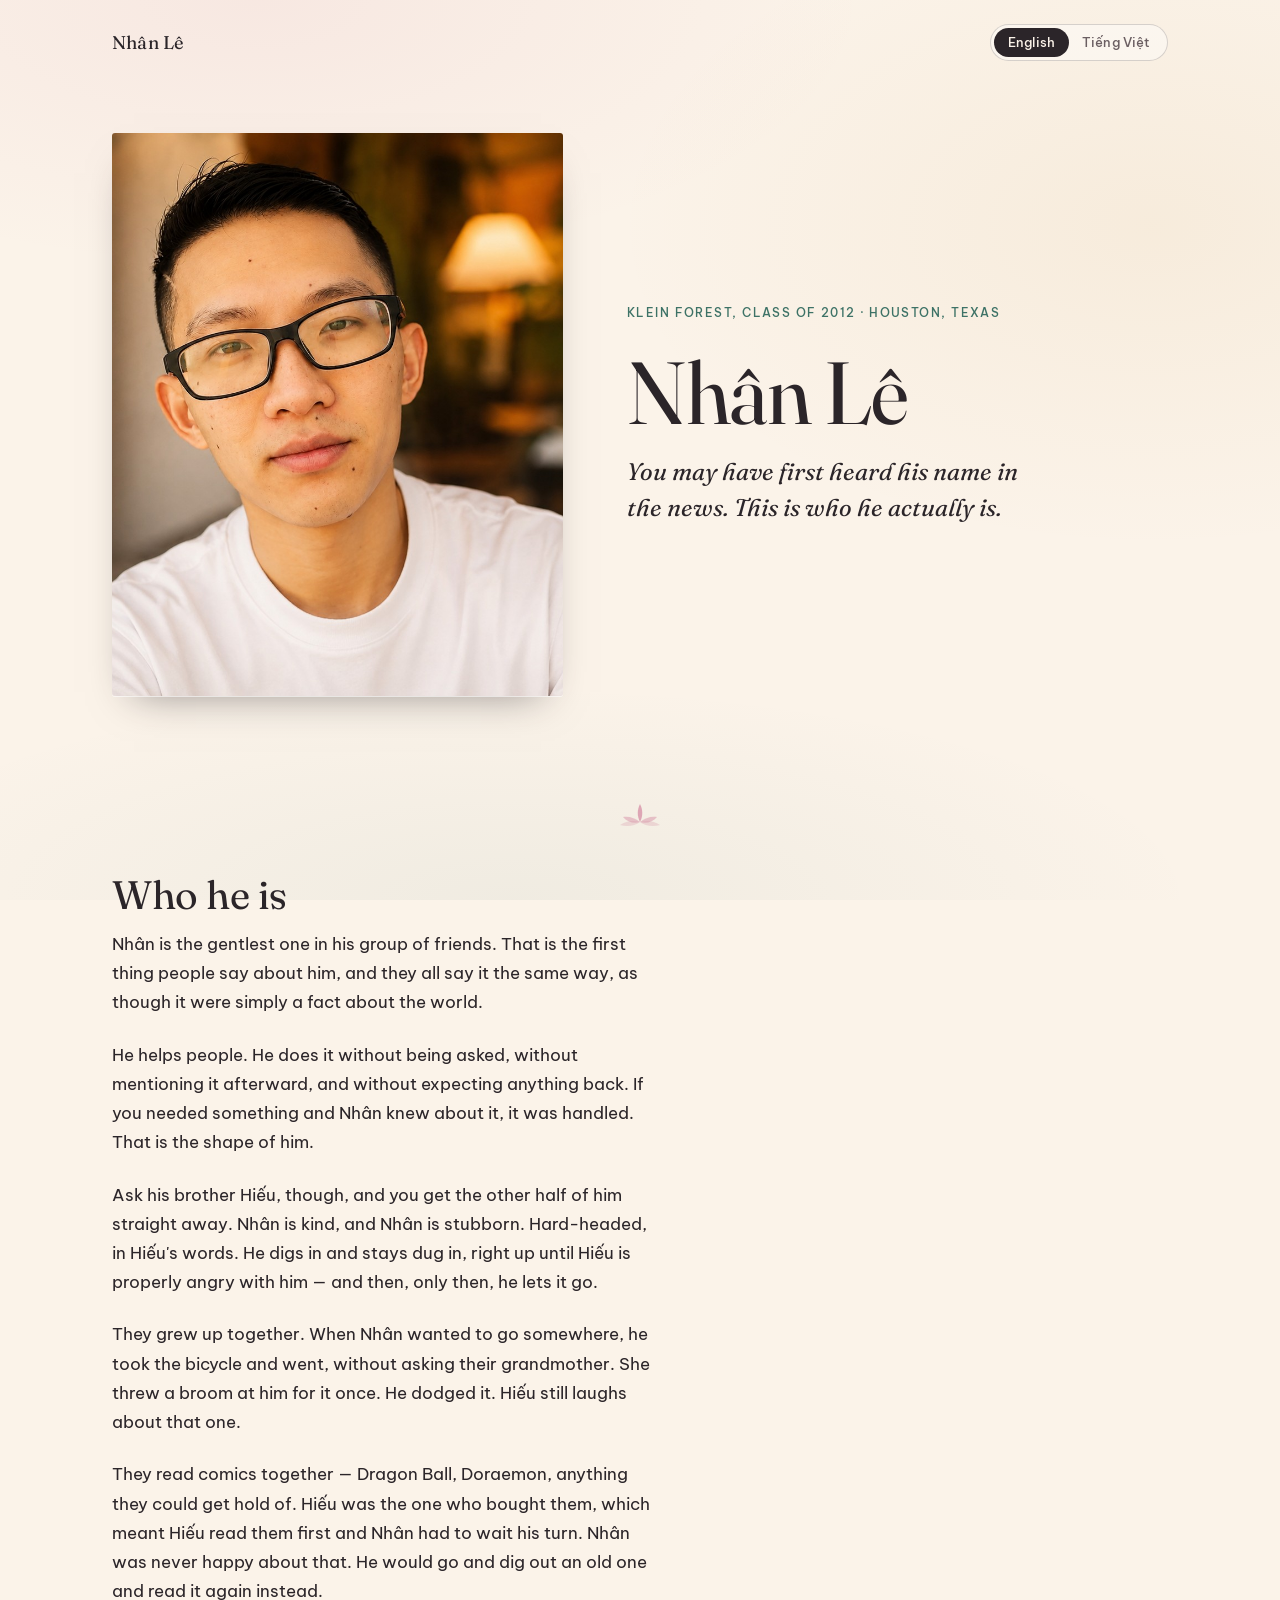
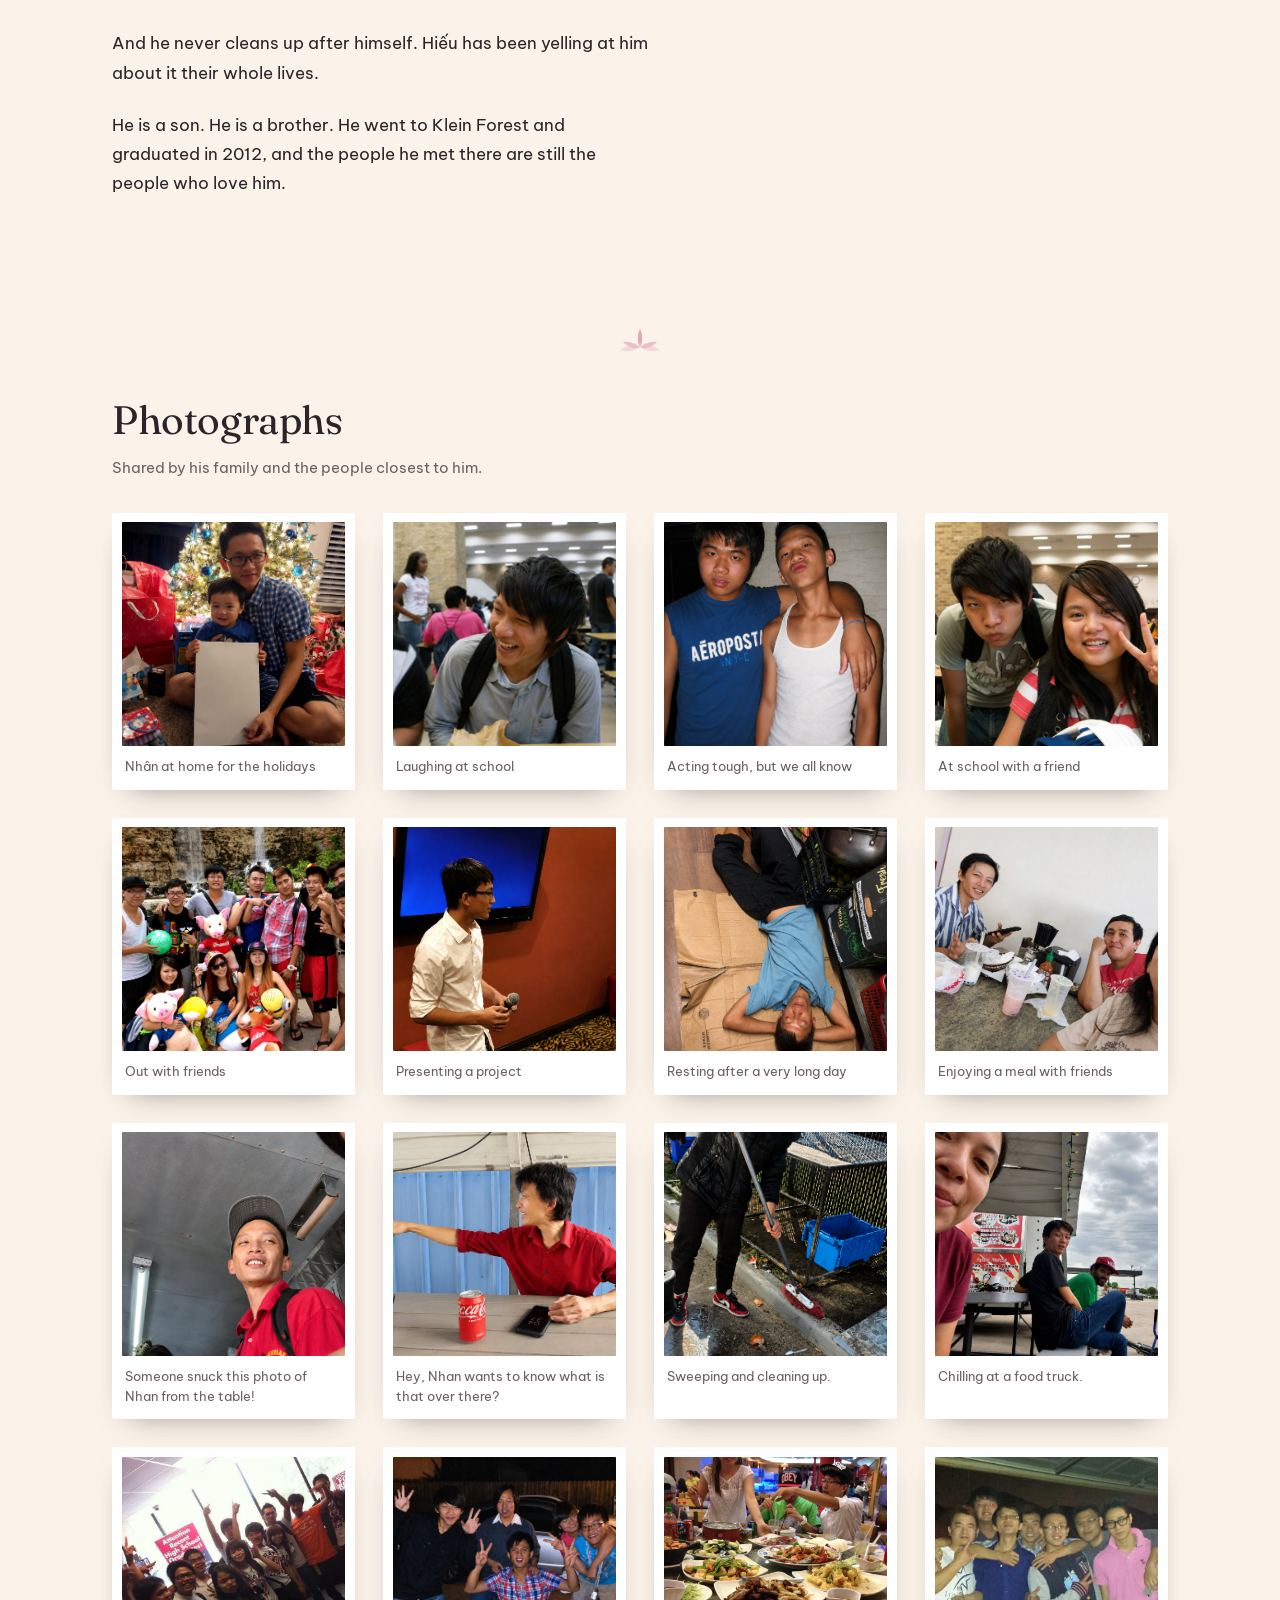
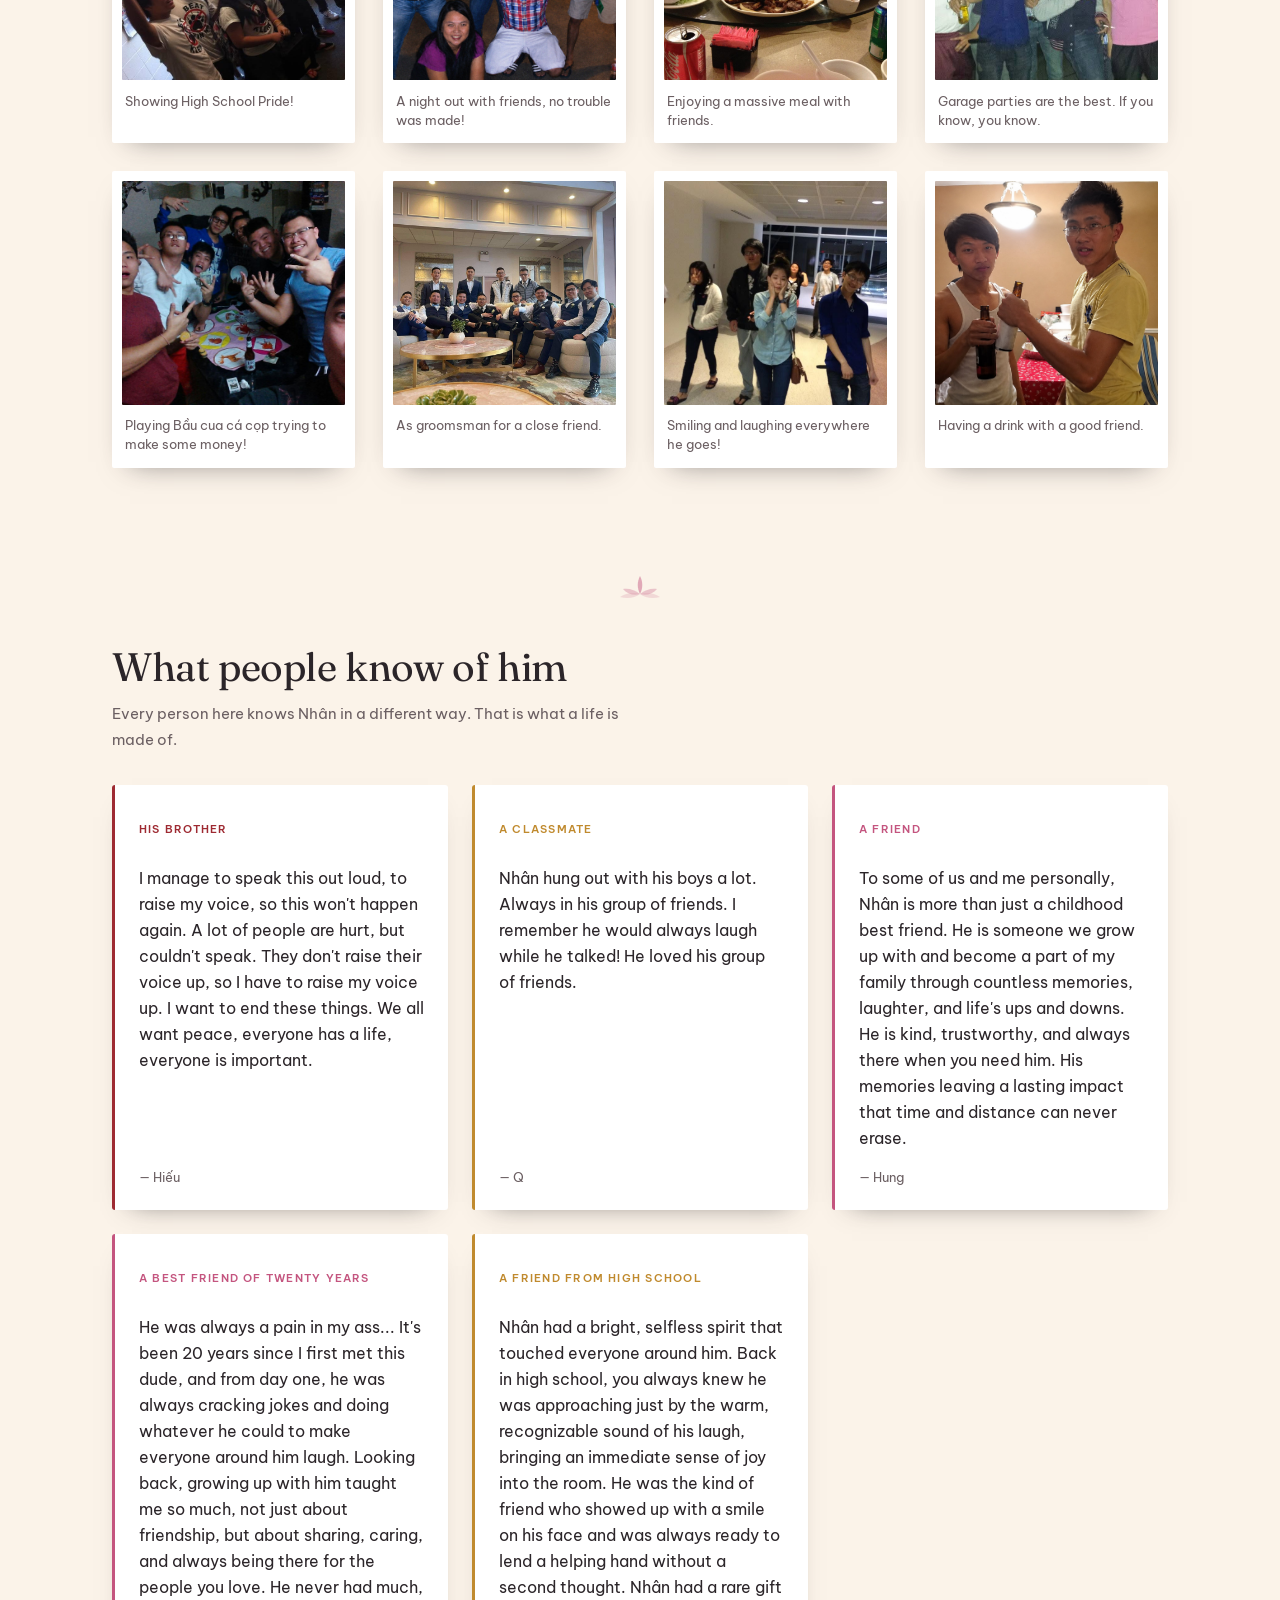
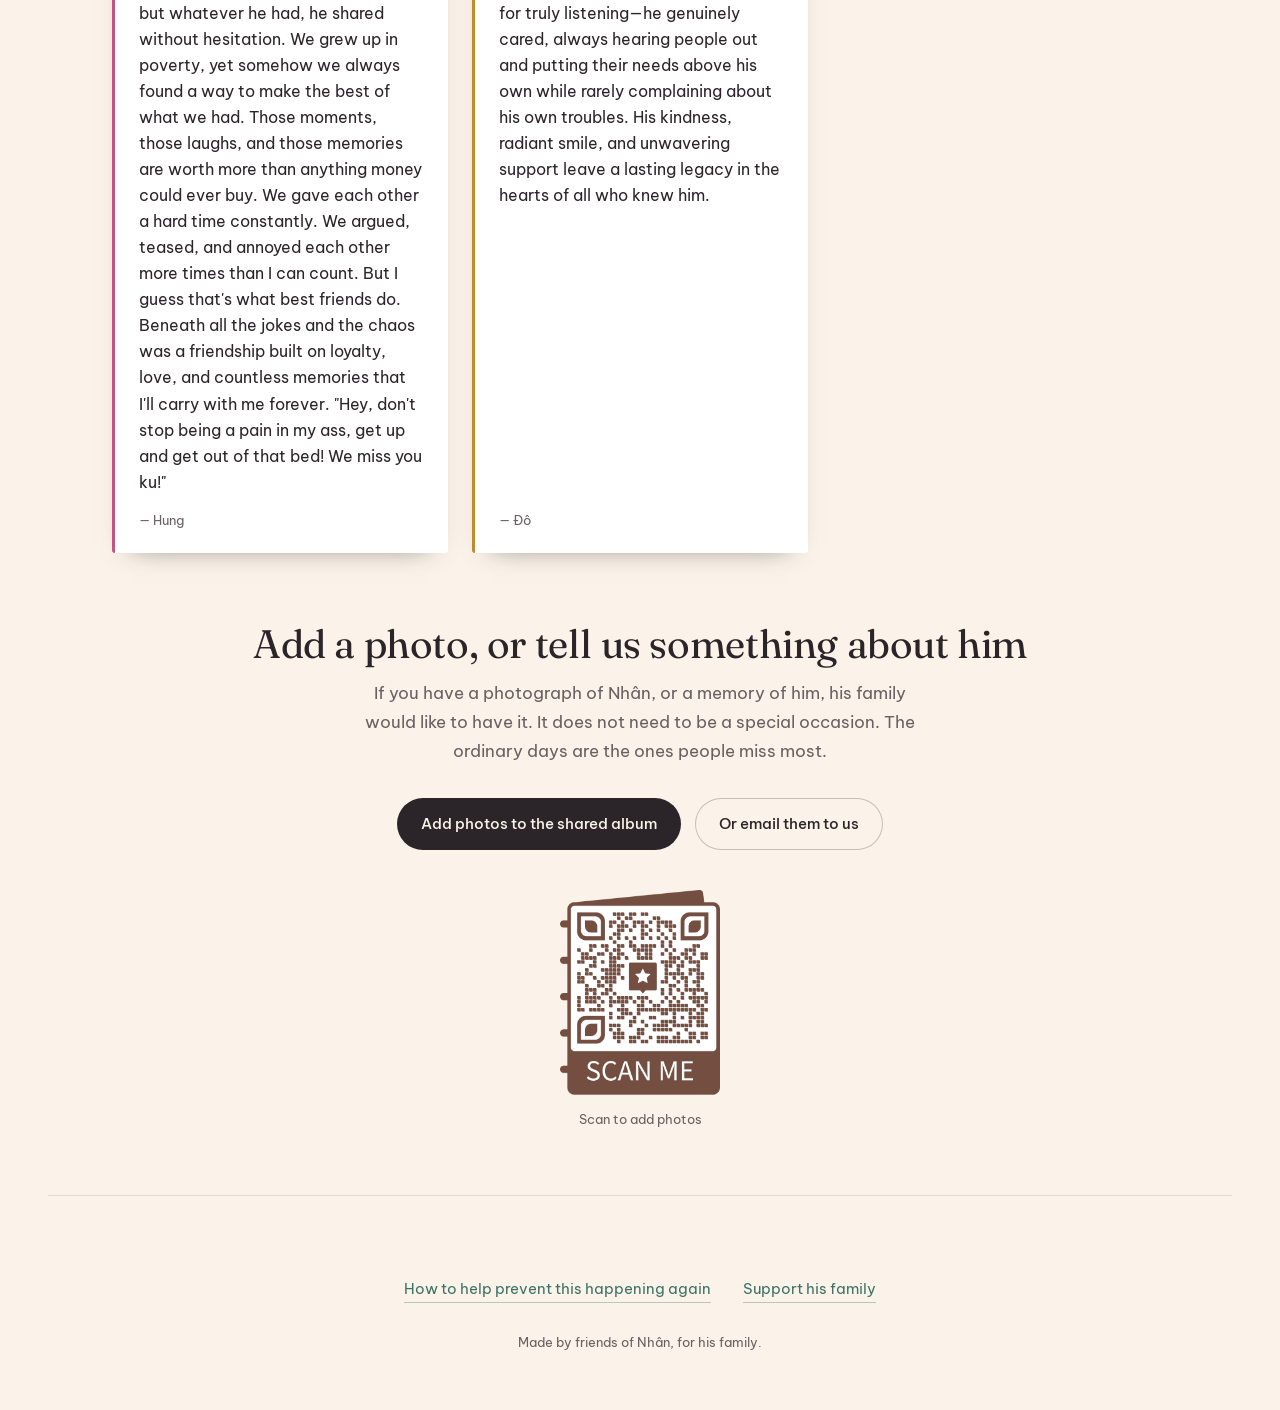
<file: index.html>
<!DOCTYPE html>
<html lang="en" data-lang="en">
<head>
<meta charset="UTF-8">
<meta name="viewport" content="width=device-width, initial-scale=1.0">

<!-- ==========================================================================
     PAGE TITLE AND PREVIEW TEXT
     --------------------------------------------------------------------------
     This is what shows in a browser tab, and what appears when someone
     shares a link to this page on Facebook or in a text message.
     Edit the text between the quote marks. Leave the rest alone.
     ========================================================================== -->

<title>Meet Nhân Lê</title>
<meta name="description" content="Nhân Lê is a son, a brother, and a friend. This is a place to meet him, and to share what you know of him.">
<meta property="og:title" content="Meet Nhân Lê">
<meta property="og:description" content="You may have first heard his name in the news. This is who he actually is.">
<meta property="og:type" content="website">

<!-- Replace the line below with the full web address of the portrait photo
     once the site is live, e.g. https://yourname.github.io/nhan/assets/photos/portrait.jpg
     This controls the picture Facebook shows when someone shares the link. -->
<meta property="og:image" content="assets/photos/portrait.jpg">

<link rel="preconnect" href="https://fonts.googleapis.com">
<link rel="preconnect" href="https://fonts.gstatic.com" crossorigin>
<link href="https://fonts.googleapis.com/css2?family=Be+Vietnam+Pro:ital,wght@0,300;0,400;0,500;0,600;1,400&family=Fraunces:ital,opsz,wght@0,9..144,400;0,9..144,500;1,9..144,400&display=swap" rel="stylesheet">
<link rel="stylesheet" href="assets/styles.css">
</head>

<body>

<!-- ==========================================================================
     SKIP LINK — for people using a screen reader or keyboard only.
     Invisible until tabbed to. Please leave it here.
     ========================================================================== -->
<a class="skip-link" href="#main" data-lang-en>Skip to content</a>
<a class="skip-link" href="#main" lang="vi" data-lang-vi>Bỏ qua, vào nội dung chính</a>


<!-- ==========================================================================
     HEADER — his name, and the language switch
     ========================================================================== -->
<header class="site-header">
  <a class="site-mark" href="index.html">Nhân Lê</a>

  <!-- LANGUAGE SWITCH
       Do not edit these buttons. They turn the whole site between
       English and Vietnamese. -->
  <div class="lang-switch" role="group" aria-label="Language / Ngôn ngữ">
    <button type="button" class="lang-btn" data-set-lang="en">English</button>
    <button type="button" class="lang-btn" data-set-lang="vi" lang="vi">Tiếng Việt</button>
  </div>
</header>


<main id="main">

<!-- ==========================================================================
     SECTION 1 — THE OPENING
     --------------------------------------------------------------------------
     HOW THE TWO LANGUAGES WORK, EVERYWHERE ON THIS SITE:

       Every piece of writing appears twice, one right after the other.
         - the line marked  data-lang-en  is the English
         - the line marked  data-lang-vi  is the Vietnamese

       Only one is ever visible at a time. The site hides the other.

       To change the wording, edit BOTH lines so they keep saying the
       same thing. If you only speak one of the two languages, edit the
       one you know and ask someone to match the other.

     PUTTING THE PHOTO IN:
       Save his portrait as   assets/photos/portrait.jpg
       and it will appear here automatically. Nothing else to change.
     ========================================================================== -->

<section class="opening">
  <div class="opening-portrait">
    <img src="assets/photos/portrait.jpg" alt="Nhân Lê" onerror="this.closest('.opening-portrait').classList.add('is-empty')">
    <!-- If the photo file is missing, this note shows instead so the page
         never looks broken. It disappears on its own once the photo exists. -->
    <p class="portrait-missing">
      <span data-lang-en>Add his portrait as <code>assets/photos/portrait.jpg</code></span>
      <span lang="vi" data-lang-vi>Thêm ảnh chân dung vào <code>assets/photos/portrait.jpg</code></span>
    </p>
  </div>

  <div class="opening-words">
    <p class="eyebrow">
      <span data-lang-en>Klein Forest, Class of 2012 &middot; Houston, Texas</span>
      <span lang="vi" data-lang-vi>Trung học Klein Forest, khóa 2012 &middot; Houston, Texas</span>
    </p>

    <h1 class="display">Nhân Lê</h1>

    <p class="lede" data-lang-en>You may have first heard his name in the news. This is who he actually is.</p>
    <p class="lede" lang="vi" data-lang-vi>Có thể quý vị biết đến tên anh lần đầu qua một bản tin. Nhưng đây mới là con người thật của anh.</p>
  </div>
</section>


<!-- Lotus divider. It repeats between sections. Purely visual. -->
<div class="divider" aria-hidden="true">
  <svg viewBox="0 0 120 28" width="120" height="28" fill="none">
    <path d="M60 4c-3 6-3 12 0 18 3-6 3-12 0-18Z" fill="currentColor" opacity=".85"/>
    <path d="M60 22c-5-4-11-6-17-5 4 5 11 7 17 5Z" fill="currentColor" opacity=".55"/>
    <path d="M60 22c5-4 11-6 17-5-4 5-11 7-17 5Z" fill="currentColor" opacity=".55"/>
    <path d="M60 22c-7-2-14-1-20 3 7 2 15 1 20-3Z" fill="currentColor" opacity=".3"/>
    <path d="M60 22c7-2 14-1 20 3-7 2-15 1-20-3Z" fill="currentColor" opacity=".3"/>
  </svg>
</div>


<!-- ==========================================================================
     SECTION 2 — WHO HE IS
     --------------------------------------------------------------------------
     THIS IS THE MOST IMPORTANT SECTION ON THE SITE, AND THE ONE THAT
     SHOULD BE WRITTEN BY HIS FAMILY, NOT BY US.

     What is written below is a starting point only, drawn from what his
     friends have already said publicly. Please replace it with the
     family's own words as soon as they are ready to give them.

     Keep it in the present tense. He is, not he was.
     ========================================================================== -->

<section class="panel">
  <h2 class="section-title">
    <span data-lang-en>Who he is</span>
    <span lang="vi" data-lang-vi>Anh là ai</span>
  </h2>

  <div class="prose">
    <p data-lang-en>Nhân is the gentlest one in his group of friends. That is the first thing people say about him, and they all say it the same way, as though it were simply a fact about the world.</p>
    <p lang="vi" data-lang-vi>Trong nhóm bạn của mình, Nhân là người hiền lành nhất. Đó là điều đầu tiên ai cũng nói về anh, và ai cũng nói giống hệt nhau, như thể đó là một điều hiển nhiên.</p>

    <p data-lang-en>He helps people. He does it without being asked, without mentioning it afterward, and without expecting anything back. If you needed something and Nhân knew about it, it was handled. That is the shape of him.</p>
    <p lang="vi" data-lang-vi>Anh giúp người khác. Giúp mà không cần ai nhờ, giúp xong rồi thôi, không bao giờ kể công, không bao giờ mong nhận lại điều gì. Ai cần gì mà Nhân biết được, là anh lo liền. Con người anh là như vậy.</p>

    <!-- ======================================================================
         EVERYTHING BELOW THIS LINE COMES FROM HIẾU, NHÂN'S BROTHER.
         It is his account of growing up with him. Please do not change the
         substance of it without asking him. If he sends more, add it here.
         ====================================================================== -->

    <p data-lang-en>Ask his brother Hiếu, though, and you get the other half of him straight away. Nhân is kind, and Nhân is stubborn. Hard-headed, in Hiếu's words. He digs in and stays dug in, right up until Hiếu is properly angry with him — and then, only then, he lets it go.</p>
    <p lang="vi" data-lang-vi>Nhưng nếu hỏi anh Hiếu, anh trai của Nhân, thì anh sẽ kể ngay cho nghe nửa còn lại của con người ấy. Nhân hiền, mà Nhân cũng lì. Cứng đầu, theo đúng chữ anh Hiếu dùng. Nhân đã không chịu là nhất định không chịu, cho tới khi anh Hiếu thật sự nổi giận — và chỉ đến lúc đó, Nhân mới chịu thôi.</p>

    <p data-lang-en>They grew up together. When Nhân wanted to go somewhere, he took the bicycle and went, without asking their grandmother. She threw a broom at him for it once. He dodged it. Hiếu still laughs about that one.</p>
    <p lang="vi" data-lang-vi>Hai anh em lớn lên bên nhau. Hễ muốn đi đâu là Nhân lấy xe đạp đi luôn, chẳng thèm xin phép bà. Có lần bà giận quá, ném cả cây chổi theo. Vậy mà Nhân né được. Tới giờ anh Hiếu kể lại vẫn còn buồn cười.</p>

    <p data-lang-en>They read comics together — Dragon Ball, Doraemon, anything they could get hold of. Hiếu was the one who bought them, which meant Hiếu read them first and Nhân had to wait his turn. Nhân was never happy about that. He would go and dig out an old one and read it again instead.</p>
    <p lang="vi" data-lang-vi>Hai anh em cùng đọc truyện tranh — Bảy Viên Ngọc Rồng, Đôrêmon, vớ được cuốn nào là đọc cuốn đó. Truyện là anh Hiếu bỏ tiền ra mua, nên anh Hiếu được đọc trước, Nhân phải chờ tới lượt. Lần nào Nhân cũng ấm ức. Rồi lại đi lôi mấy cuốn cũ ra đọc lại.</p>

    <p data-lang-en>And he never cleans up after himself. Hiếu has been yelling at him about it their whole lives.</p>
    <p lang="vi" data-lang-vi>Còn cái tật thì bày ra rồi chẳng bao giờ chịu dọn. Chuyện đó anh Hiếu la Nhân suốt từ nhỏ tới giờ.</p>

    <p data-lang-en>He is a son. He is a brother. He went to Klein Forest and graduated in 2012, and the people he met there are still the people who love him.</p>
    <p lang="vi" data-lang-vi>Anh là một người con. Anh là một người em. Anh học ở trường Klein Forest và tốt nghiệp năm 2012, và những người anh quen từ dạo ấy đến giờ vẫn là những người thương anh nhất.</p>

    <!-- ADD MORE HERE.
         Good things still to ask his family and friends for:
           - what he does for work, and what he is like at it
           - the food he makes, or always orders
           - what he is like as a son
           - what his friends always ring him about
         One specific detail is worth more than a paragraph of praise.
         The broom story is worth more than any of it. -->
  </div>
</section>


<div class="divider" aria-hidden="true">
  <svg viewBox="0 0 120 28" width="120" height="28" fill="none">
    <path d="M60 4c-3 6-3 12 0 18 3-6 3-12 0-18Z" fill="currentColor" opacity=".85"/>
    <path d="M60 22c-5-4-11-6-17-5 4 5 11 7 17 5Z" fill="currentColor" opacity=".55"/>
    <path d="M60 22c5-4 11-6 17-5-4 5-11 7-17 5Z" fill="currentColor" opacity=".55"/>
    <path d="M60 22c-7-2-14-1-20 3 7 2 15 1 20-3Z" fill="currentColor" opacity=".3"/>
    <path d="M60 22c7-2 14-1 20 3-7 2-15 1-20-3Z" fill="currentColor" opacity=".3"/>
  </svg>
</div>


<!-- ==========================================================================
     SECTION 3 — THE PHOTO WALL
     --------------------------------------------------------------------------
     You do not edit photos here. You edit them in ONE file:

         assets/photos.js

     Open that file and follow the instructions at the top. This section
     fills itself in from whatever is in that file.
     ========================================================================== -->

<section class="panel">
  <h2 class="section-title">
    <span data-lang-en>Photographs</span>
    <span lang="vi" data-lang-vi>Hình ảnh</span>
  </h2>

  <p class="section-note" data-lang-en>Shared by his family and the people closest to him.</p>
  <p class="section-note" lang="vi" data-lang-vi>Do gia đình và những người thân thiết nhất của anh chia sẻ.</p>

  <!-- The photo wall builds itself here. Do not type anything inside this div. -->
  <div class="photo-wall" id="photo-wall"></div>
</section>


<div class="divider" aria-hidden="true">
  <svg viewBox="0 0 120 28" width="120" height="28" fill="none">
    <path d="M60 4c-3 6-3 12 0 18 3-6 3-12 0-18Z" fill="currentColor" opacity=".85"/>
    <path d="M60 22c-5-4-11-6-17-5 4 5 11 7 17 5Z" fill="currentColor" opacity=".55"/>
    <path d="M60 22c5-4 11-6 17-5-4 5-11 7-17 5Z" fill="currentColor" opacity=".55"/>
    <path d="M60 22c-7-2-14-1-20 3 7 2 15 1 20-3Z" fill="currentColor" opacity=".3"/>
    <path d="M60 22c7-2 14-1 20 3-7 2-15 1-20-3Z" fill="currentColor" opacity=".3"/>
  </svg>
</div>


<!-- ==========================================================================
     SECTION 4 — MEMORIES
     --------------------------------------------------------------------------
     Same idea as the photos. You do not edit memories here.
     You edit them in ONE file:

         assets/memories.js

     Each memory is labelled by how that person knows Nhân, because that
     is the whole point of this page.
     ========================================================================== -->

<section class="panel">
  <h2 class="section-title">
    <span data-lang-en>What people know of him</span>
    <span lang="vi" data-lang-vi>Những điều mọi người biết về anh</span>
  </h2>

  <p class="section-note" data-lang-en>Every person here knows Nhân in a different way. That is what a life is made of.</p>
  <p class="section-note" lang="vi" data-lang-vi>Mỗi người ở đây quen biết Nhân theo một cách khác nhau. Một cuộc đời được làm nên từ chính những điều đó.</p>

  <!-- The memory wall builds itself here. Do not type anything inside this div. -->
  <div class="memory-wall" id="memory-wall"></div>
</section>


<!-- ==========================================================================
     SECTION 5 — HOW TO ADD SOMETHING
     --------------------------------------------------------------------------
     >>> YOU MUST EDIT THIS SECTION BEFORE SHARING THE SITE. <<<

     Right now the two buttons below do nothing. Replace the # in each
     href="#" with a real web address:

       1. PHOTO ALBUM LINK
          Make a shared album in Google Photos, set it so anyone with the
          link can ADD photos, then paste that link in.

       2. EMAIL ADDRESS
          Replace the whole href with:  mailto:youraddress@example.com
          and put the same address in the visible text too.

     A QR CODE (optional but very useful at a gathering or a service):
       Once the album link exists, generate a free QR code for it, save
       the image as   assets/photos/qr-album.png   and it will appear
       automatically in the box below.
     ========================================================================== -->

<section class="panel invite">
  <h2 class="section-title">
    <span data-lang-en>Add a photo, or tell us something about him</span>
    <span lang="vi" data-lang-vi>Gửi một tấm hình, hoặc kể cho chúng tôi nghe về anh</span>
  </h2>

  <p class="prose-center" data-lang-en>If you have a photograph of Nhân, or a memory of him, his family would like to have it. It does not need to be a special occasion. The ordinary days are the ones people miss most.</p>
  <p class="prose-center" lang="vi" data-lang-vi>Nếu quý vị có một tấm hình chụp cùng Nhân, hay một kỷ niệm về anh, gia đình rất mong được nhận. Không cần phải là dịp gì đặc biệt. Chính những ngày bình thường nhất mới là điều người ta nhớ nhất.</p>

  <div class="invite-actions">
    <a class="button" href="#">
      <span data-lang-en>Add photos to the shared album</span>
      <span lang="vi" data-lang-vi>Gửi hình vào album chung</span>
    </a>
    <a class="button button-quiet" href="#">
      <span data-lang-en>Or email them to us</span>
      <span lang="vi" data-lang-vi>Hoặc gửi qua email cho chúng tôi</span>
    </a>
  </div>

  <div class="qr" id="qr-box">
    <img src="assets/photos/qr-album.png" alt="" onerror="document.getElementById('qr-box').remove()">
    <p class="qr-caption">
      <span data-lang-en>Scan to add photos</span>
      <span lang="vi" data-lang-vi>Quét mã để gửi hình</span>
    </p>
  </div>
</section>

</main>


<!-- ==========================================================================
     FOOTER
     --------------------------------------------------------------------------
     The link to the fundraiser and the link to the action page live here,
     quietly, on purpose. This page is about Nhân. Everything else is one
     step away, for people who want it.

     >>> REPLACE the fundraiser web address below if it ever changes. <<<
     ========================================================================== -->

<footer class="site-footer">
  <div class="footer-links">
    <a href="action.html">
      <span data-lang-en>How to help prevent this happening again</span>
      <span lang="vi" data-lang-vi>Làm gì để chuyện này đừng tái diễn</span>
    </a>
    <a href="https://gofund.me/b8721de58" rel="noopener">
      <span data-lang-en>Support his family</span>
      <span lang="vi" data-lang-vi>Giúp đỡ gia đình anh</span>
    </a>
  </div>

  <p class="footer-note" data-lang-en>Made by friends of Nhân, for his family.</p>
  <p class="footer-note" lang="vi" data-lang-vi>Được thực hiện bởi bạn bè của Nhân, dành cho gia đình anh.</p>
</footer>


<!-- The order of these three files matters. Leave it as it is. -->
<script src="assets/photos.js"></script>
<script src="assets/memories.js"></script>
<script src="assets/site.js"></script>

</body>
</html>
</file>
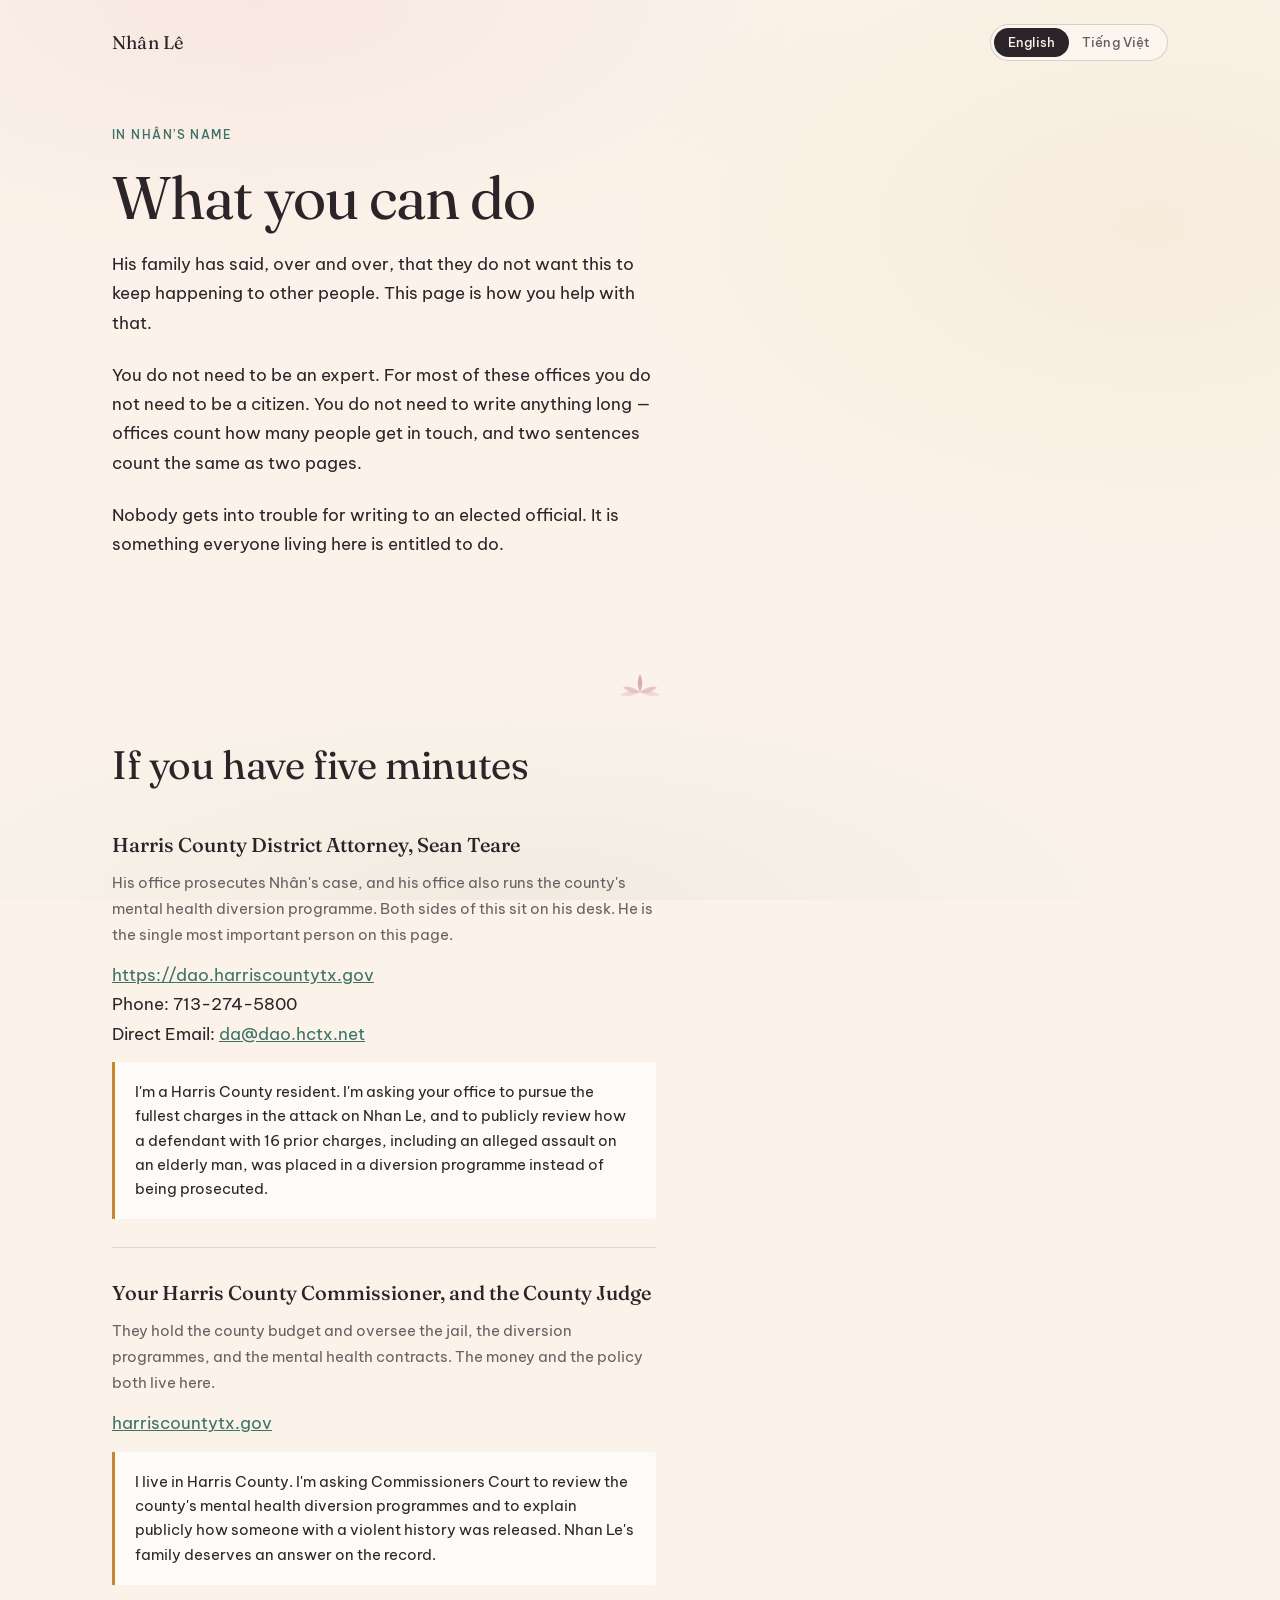
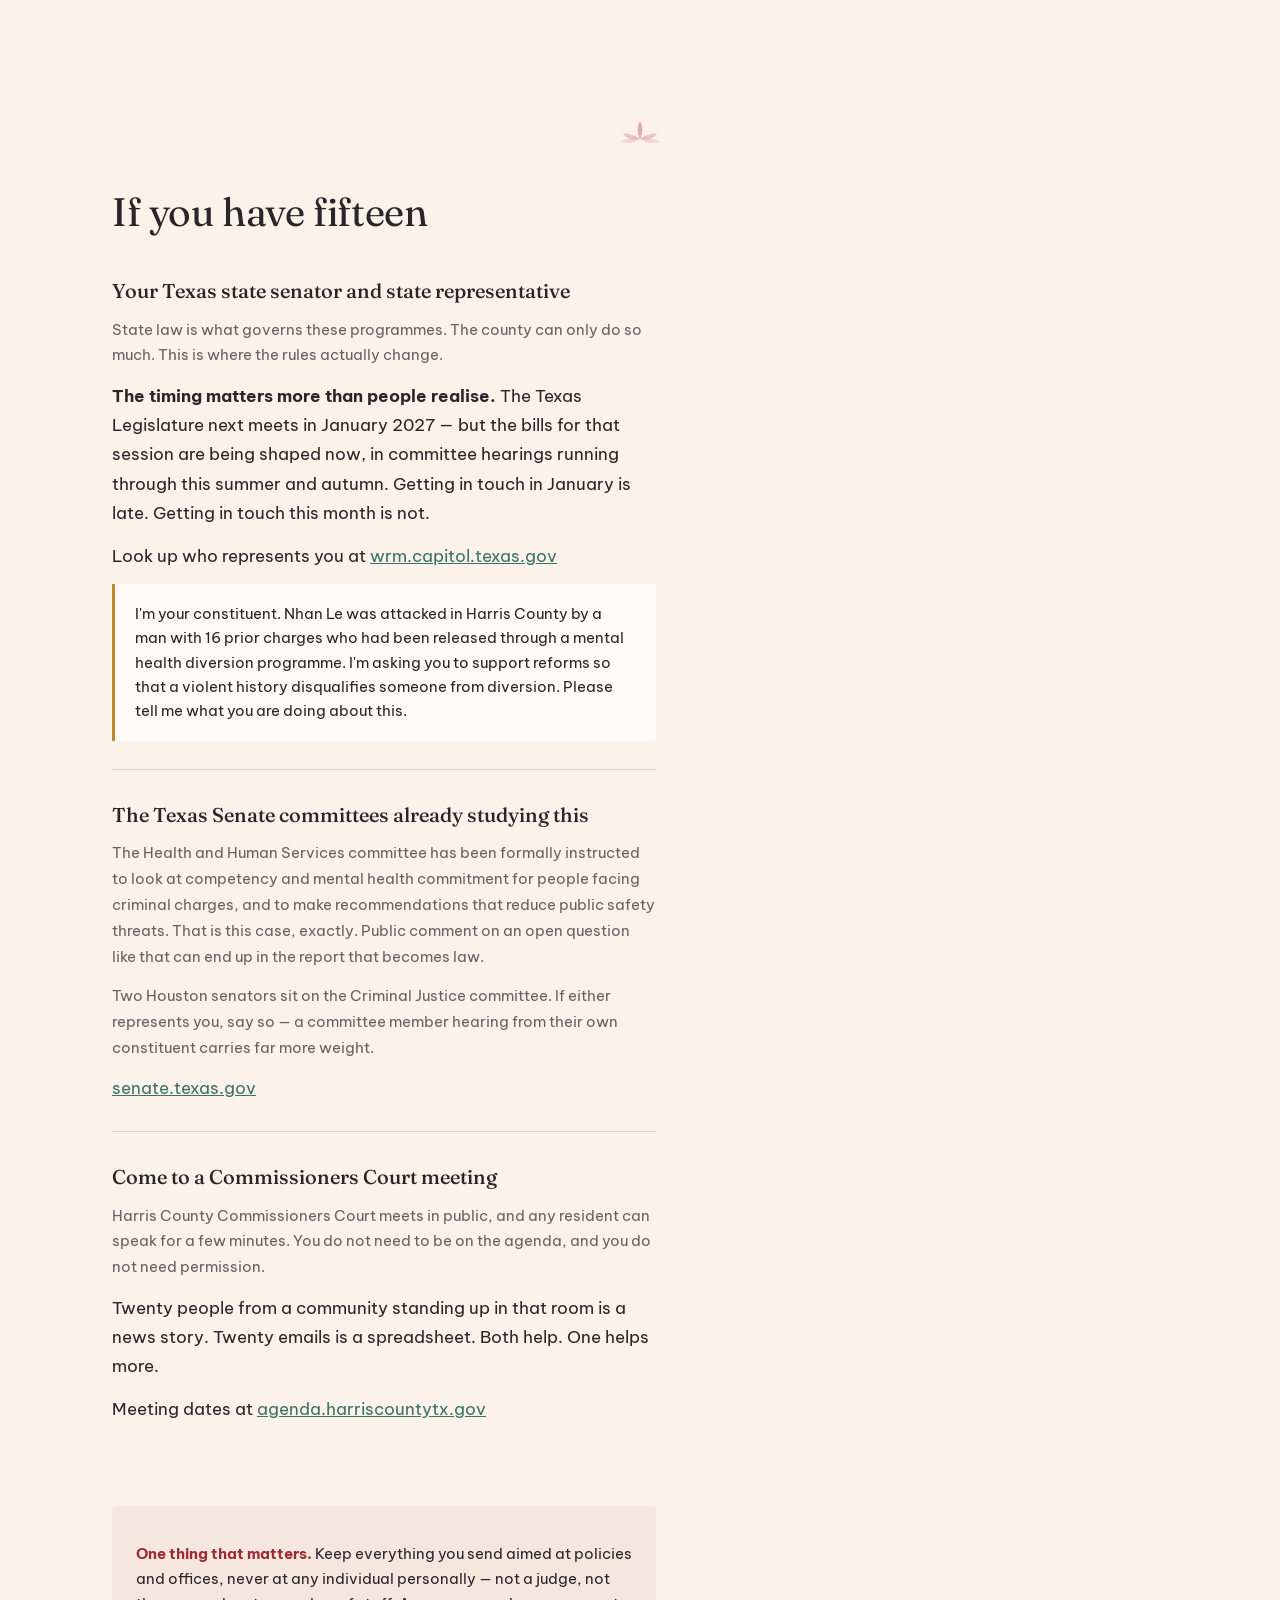
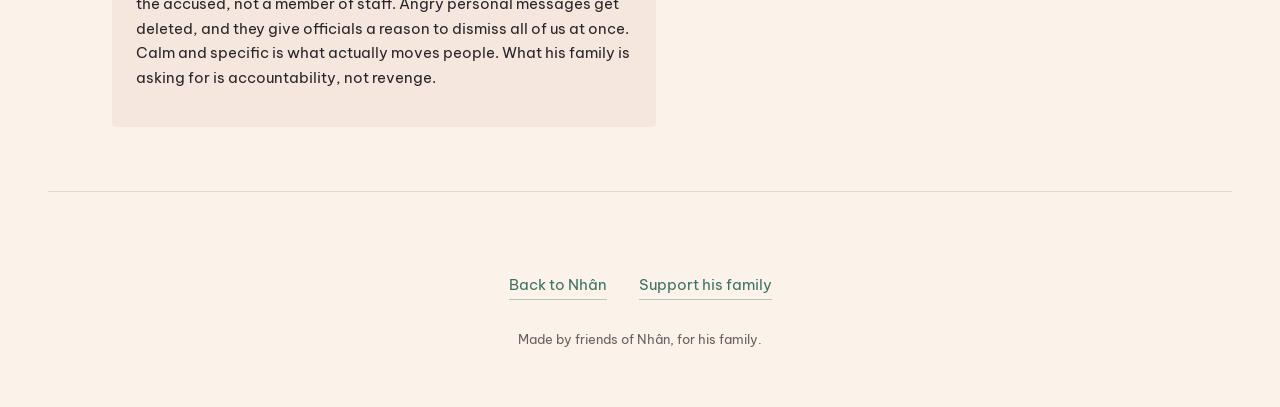
<file: action.html>
<!DOCTYPE html>
<html lang="en" data-lang="en">
<head>
<meta charset="UTF-8">
<meta name="viewport" content="width=device-width, initial-scale=1.0">

<title>In Nhân's name — how to help</title>
<meta name="description" content="Practical steps anyone can take, in about five minutes, so that what happened to Nhân Lê happens to fewer people.">

<link rel="preconnect" href="https://fonts.googleapis.com">
<link rel="preconnect" href="https://fonts.gstatic.com" crossorigin>
<link href="https://fonts.googleapis.com/css2?family=Be+Vietnam+Pro:ital,wght@0,300;0,400;0,500;0,600;1,400&family=Fraunces:ital,opsz,wght@0,9..144,400;0,9..144,500;1,9..144,400&display=swap" rel="stylesheet">
<link rel="stylesheet" href="assets/styles.css">
</head>

<body>

<a class="skip-link" href="#main" data-lang-en>Skip to content</a>
<a class="skip-link" href="#main" lang="vi" data-lang-vi>Bỏ qua, vào nội dung chính</a>

<header class="site-header">
  <a class="site-mark" href="index.html">Nhân Lê</a>
  <div class="lang-switch" role="group" aria-label="Language / Ngôn ngữ">
    <button type="button" class="lang-btn" data-set-lang="en">English</button>
    <button type="button" class="lang-btn" data-set-lang="vi" lang="vi">Tiếng Việt</button>
  </div>
</header>


<main id="main">

<!-- ==========================================================================
     OPENING OF THE ACTION PAGE
     --------------------------------------------------------------------------
     This page is deliberately kept separate from the memorial. The front
     page is for meeting Nhân. This one is for what to do about it.
     ========================================================================== -->

<section class="action-intro">
  <p class="eyebrow">
    <span data-lang-en>In Nhân's name</span>
    <span lang="vi" data-lang-vi>Nhân danh anh Nhân</span>
  </p>

  <h1 class="display" data-lang-en>What you can do</h1>
  <h1 class="display" lang="vi" data-lang-vi>Quý vị có thể làm gì</h1>

  <div class="prose" style="margin-top:1.5rem">
    <p data-lang-en>His family has said, over and over, that they do not want this to keep happening to other people. This page is how you help with that.</p>
    <p lang="vi" data-lang-vi>Gia đình anh đã nói đi nói lại một điều: họ không muốn chuyện này tiếp tục xảy đến với những người khác nữa. Trang này là cách quý vị góp một tay vào điều đó.</p>

    <p data-lang-en>You do not need to be an expert. For most of these offices you do not need to be a citizen. You do not need to write anything long — offices count how many people get in touch, and two sentences count the same as two pages.</p>
    <p lang="vi" data-lang-vi>Quý vị không cần phải là chuyên gia. Với hầu hết các văn phòng này, quý vị cũng không cần phải là công dân Mỹ. Và cũng không cần viết dài — các văn phòng đếm số người liên lạc, hai câu cũng được tính như hai trang.</p>

    <p data-lang-en>Nobody gets into trouble for writing to an elected official. It is something everyone living here is entitled to do.</p>
    <p lang="vi" data-lang-vi>Không ai gặp rắc rối gì vì viết thư cho viên chức dân cử cả. Đó là quyền của mọi người đang sinh sống ở đây.</p>
  </div>
</section>


<div class="divider" aria-hidden="true">
  <svg viewBox="0 0 120 28" width="120" height="28" fill="none">
    <path d="M60 4c-3 6-3 12 0 18 3-6 3-12 0-18Z" fill="currentColor" opacity=".85"/>
    <path d="M60 22c-5-4-11-6-17-5 4 5 11 7 17 5Z" fill="currentColor" opacity=".55"/>
    <path d="M60 22c5-4 11-6 17-5-4 5-11 7-17 5Z" fill="currentColor" opacity=".55"/>
    <path d="M60 22c-7-2-14-1-20 3 7 2 15 1 20-3Z" fill="currentColor" opacity=".3"/>
    <path d="M60 22c7-2 14-1 20 3-7 2-15 1-20-3Z" fill="currentColor" opacity=".3"/>
  </svg>
</div>


<!-- ==========================================================================
     THE FIVE MINUTE VERSION
     --------------------------------------------------------------------------
     ABOUT THE WORDING IN THE GREY BOXES:
     Those are there so somebody who is nervous about their English can
     copy them and send them without having to compose anything. That is
     why they stay in English on both versions of this page.
     ========================================================================== -->

<section class="panel">
  <h2 class="section-title">
    <span data-lang-en>If you have five minutes</span>
    <span lang="vi" data-lang-vi>Nếu quý vị có năm phút</span>
  </h2>

  <div class="step">
    <h3>
      <span data-lang-en>Harris County District Attorney, Sean Teare</span>
      <span lang="vi" data-lang-vi>Biện lý quận Harris — ông Sean Teare</span>
    </h3>

    <p class="step-why" data-lang-en>His office prosecutes Nhân's case, and his office also runs the county's mental health diversion programme. Both sides of this sit on his desk. He is the single most important person on this page.</p>
    <p class="step-why" lang="vi" data-lang-vi>Văn phòng của ông vừa truy tố vụ án của anh Nhân, vừa điều hành chương trình chuyển hướng sức khỏe tâm thần của quận. Cả hai mặt của chuyện này đều nằm trên bàn của ông. Đây là người quan trọng nhất trong trang này.</p>

    <p><a href="https://dao.harriscountytx.gov" rel="noopener">https://dao.harriscountytx.gov</a><br>Phone: 713-274-5800<br>Direct Email: <a href="mailto:da@dao.hctx.net">da@dao.hctx.net</a></p>

    <p class="script">I'm a Harris County resident. I'm asking your office to pursue the fullest charges in the attack on Nhan Le, and to publicly review how a defendant with 16 prior charges, including an alleged assault on an elderly man, was placed in a diversion programme instead of being prosecuted.</p>
  </div>

  <div class="step">
    <h3>
      <span data-lang-en>Your Harris County Commissioner, and the County Judge</span>
      <span lang="vi" data-lang-vi>Ủy viên Hội đồng Quận nơi quý vị ở, và Chánh án Quận</span>
    </h3>

    <p class="step-why" data-lang-en>They hold the county budget and oversee the jail, the diversion programmes, and the mental health contracts. The money and the policy both live here.</p>
    <p class="step-why" lang="vi" data-lang-vi>Họ nắm ngân sách của quận và giám sát nhà tù, các chương trình chuyển hướng, và các hợp đồng về sức khỏe tâm thần. Tiền bạc và chính sách đều nằm ở đây.</p>

    <p><a href="https://www.harriscountytx.gov" rel="noopener">harriscountytx.gov</a></p>

    <p class="script">I live in Harris County. I'm asking Commissioners Court to review the county's mental health diversion programmes and to explain publicly how someone with a violent history was released. Nhan Le's family deserves an answer on the record.</p>
  </div>
</section>


<div class="divider" aria-hidden="true">
  <svg viewBox="0 0 120 28" width="120" height="28" fill="none">
    <path d="M60 4c-3 6-3 12 0 18 3-6 3-12 0-18Z" fill="currentColor" opacity=".85"/>
    <path d="M60 22c-5-4-11-6-17-5 4 5 11 7 17 5Z" fill="currentColor" opacity=".55"/>
    <path d="M60 22c5-4 11-6 17-5-4 5-11 7-17 5Z" fill="currentColor" opacity=".55"/>
    <path d="M60 22c-7-2-14-1-20 3 7 2 15 1 20-3Z" fill="currentColor" opacity=".3"/>
    <path d="M60 22c7-2 14-1 20 3-7 2-15 1-20-3Z" fill="currentColor" opacity=".3"/>
  </svg>
</div>


<!-- ==========================================================================
     THE LONGER VERSION
     ========================================================================== -->

<section class="panel">
  <h2 class="section-title">
    <span data-lang-en>If you have fifteen</span>
    <span lang="vi" data-lang-vi>Nếu quý vị có mười lăm phút</span>
  </h2>

  <div class="step">
    <h3>
      <span data-lang-en>Your Texas state senator and state representative</span>
      <span lang="vi" data-lang-vi>Thượng nghị sĩ và Dân biểu tiểu bang Texas của quý vị</span>
    </h3>

    <p class="step-why" data-lang-en>State law is what governs these programmes. The county can only do so much. This is where the rules actually change.</p>
    <p class="step-why" lang="vi" data-lang-vi>Luật tiểu bang mới là thứ quy định các chương trình này. Cấp quận chỉ làm được tới một mức nào đó. Muốn thay đổi luật thì phải ở đây.</p>

    <p data-lang-en><strong>The timing matters more than people realise.</strong> The Texas Legislature next meets in January 2027 — but the bills for that session are being shaped now, in committee hearings running through this summer and autumn. Getting in touch in January is late. Getting in touch this month is not.</p>
    <p lang="vi" data-lang-vi><strong>Thời điểm quan trọng hơn nhiều người tưởng.</strong> Quốc hội Texas họp lại vào tháng Giêng năm 2027 — nhưng các dự luật cho kỳ họp đó đang được soạn thảo ngay từ bây giờ, qua các phiên điều trần diễn ra suốt mùa hè và mùa thu này. Đợi tới tháng Giêng mới lên tiếng là trễ. Lên tiếng trong tháng này thì kịp.</p>

    <p data-lang-en>Look up who represents you at <a href="https://wrm.capitol.texas.gov" rel="noopener">wrm.capitol.texas.gov</a></p>
    <p lang="vi" data-lang-vi>Tra cứu người đại diện khu vực của quý vị tại <a href="https://wrm.capitol.texas.gov" rel="noopener">wrm.capitol.texas.gov</a></p>

    <p class="script">I'm your constituent. Nhan Le was attacked in Harris County by a man with 16 prior charges who had been released through a mental health diversion programme. I'm asking you to support reforms so that a violent history disqualifies someone from diversion. Please tell me what you are doing about this.</p>
  </div>

  <div class="step">
    <h3>
      <span data-lang-en>The Texas Senate committees already studying this</span>
      <span lang="vi" data-lang-vi>Các ủy ban Thượng viện Texas đang nghiên cứu vấn đề này</span>
    </h3>

    <p class="step-why" data-lang-en>The Health and Human Services committee has been formally instructed to look at competency and mental health commitment for people facing criminal charges, and to make recommendations that reduce public safety threats. That is this case, exactly. Public comment on an open question like that can end up in the report that becomes law.</p>
    <p class="step-why" lang="vi" data-lang-vi>Ủy ban Y tế và Dịch vụ Nhân sinh đã được chính thức giao nhiệm vụ xem xét vấn đề giám định năng lực và việc quản lý những người bị truy tố có vấn đề tâm thần, và đưa ra khuyến nghị nhằm giảm mối nguy cho an toàn công cộng. Đó đúng là trường hợp này. Ý kiến của người dân về một vấn đề đang mở như vậy có thể được đưa vào bản báo cáo, và bản báo cáo đó sẽ thành luật.</p>

    <p class="step-why" data-lang-en>Two Houston senators sit on the Criminal Justice committee. If either represents you, say so — a committee member hearing from their own constituent carries far more weight.</p>
    <p class="step-why" lang="vi" data-lang-vi>Có hai thượng nghị sĩ vùng Houston trong Ủy ban Tư pháp Hình sự. Nếu một trong hai vị là đại diện khu vực của quý vị, xin nói rõ điều đó — một ủy viên nghe tiếng nói từ chính cử tri của mình thì trọng lượng khác hẳn.</p>

    <p><a href="https://senate.texas.gov" rel="noopener">senate.texas.gov</a></p>
  </div>

  <div class="step">
    <h3>
      <span data-lang-en>Come to a Commissioners Court meeting</span>
      <span lang="vi" data-lang-vi>Đến dự một phiên họp của Hội đồng Quận</span>
    </h3>

    <p class="step-why" data-lang-en>Harris County Commissioners Court meets in public, and any resident can speak for a few minutes. You do not need to be on the agenda, and you do not need permission.</p>
    <p class="step-why" lang="vi" data-lang-vi>Hội đồng Quận Harris họp công khai, và bất kỳ cư dân nào cũng được phát biểu vài phút. Quý vị không cần phải có tên trong chương trình nghị sự, và cũng không cần xin phép ai cả.</p>

    <p data-lang-en>Twenty people from a community standing up in that room is a news story. Twenty emails is a spreadsheet. Both help. One helps more.</p>
    <p lang="vi" data-lang-vi>Hai mươi người trong một cộng đồng đứng lên phát biểu trong căn phòng đó là một bản tin trên báo đài. Hai mươi lá thư điện tử chỉ là một bảng thống kê. Cả hai đều giúp — nhưng một cái giúp nhiều hơn hẳn.</p>

    <p data-lang-en>Meeting dates at <a href="https://agenda.harriscountytx.gov" rel="noopener">agenda.harriscountytx.gov</a></p>
    <p lang="vi" data-lang-vi>Lịch họp tại <a href="https://agenda.harriscountytx.gov" rel="noopener">agenda.harriscountytx.gov</a></p>
  </div>

  <!-- ==========================================================================
       PLEASE DO NOT REMOVE THIS BOX.
       It is what keeps this page from turning into something that hurts
       the family's case rather than helping it.
       ========================================================================== -->

  <div class="callout">
    <p data-lang-en><strong>One thing that matters.</strong> Keep everything you send aimed at policies and offices, never at any individual personally — not a judge, not the accused, not a member of staff. Angry personal messages get deleted, and they give officials a reason to dismiss all of us at once. Calm and specific is what actually moves people. What his family is asking for is accountability, not revenge.</p>
    <p lang="vi" data-lang-vi><strong>Một điều rất quan trọng.</strong> Xin quý vị hướng mọi lời nói vào chính sách và cơ quan, đừng bao giờ nhắm vào cá nhân ai — không nhắm vào vị thẩm phán, không nhắm vào người bị cáo buộc, không nhắm vào nhân viên nào cả. Những lời lẽ giận dữ, công kích cá nhân sẽ bị xóa bỏ, và còn cho phía chính quyền cái cớ để gạt bỏ tiếng nói của tất cả chúng ta cùng một lúc. Điềm tĩnh và cụ thể mới là thứ thật sự khiến người ta phải lắng nghe. Điều gia đình anh mong muốn là trách nhiệm, không phải sự trả thù.</p>
  </div>

</section>

</main>


<footer class="site-footer">
  <div class="footer-links">
    <a href="index.html">
      <span data-lang-en>Back to Nhân</span>
      <span lang="vi" data-lang-vi>Trở lại trang về anh Nhân</span>
    </a>
    <a href="https://gofund.me/b8721de58" rel="noopener">
      <span data-lang-en>Support his family</span>
      <span lang="vi" data-lang-vi>Giúp đỡ gia đình anh</span>
    </a>
  </div>

  <p class="footer-note" data-lang-en>Made by friends of Nhân, for his family.</p>
  <p class="footer-note" lang="vi" data-lang-vi>Được thực hiện bởi bạn bè của Nhân, dành cho gia đình anh.</p>
</footer>

<script src="assets/site.js"></script>

</body>
</html>
</file>
<file: assets/styles.css>
/* ==========================================================================
   MEET NHÂN LÊ — STYLESHEET
   ==========================================================================

   This file controls how the site looks. You do not need to touch it to
   add photos, memories, or text. Only come in here if you want to change
   colours, spacing, or type.

   WHERE THE COLOURS COME FROM
   ---------------------------
   They are taken from Đông Hồ folk woodblock printing, where every colour
   was made from something real: red from gravel stone, yellow from the
   sophora flower, blue-green from copper rust and indigo leaf, black from
   burnt bamboo leaves, and the warm shimmering paper from crushed
   seashell (điệp).

   Deliberately NOT used: stark white, and the heavy white-and-incense
   imagery of a Vietnamese funeral. This page is about a living person and
   the people connected to him, so it is warm rather than mournful. If the
   family ever wants it to become a formal memorial, that is a decision
   for them to make on purpose, not something built in by default.
   ========================================================================== */

:root {

  /* ---- COLOURS. Change a value here and it changes everywhere. ---------- */
  --paper:      #FBF3E9;  /* điệp paper — the warm background            */
  --paper-deep: #F4E7D6;  /* a slightly deeper paper, for panels          */
  --ink:        #2B2529;  /* burnt bamboo black — all body text           */
  --ink-soft:   #6B5F62;  /* quieter text, captions, notes                */
  --lotus:      #C4557F;  /* lotus pink — the main accent                 */
  --gold:       #C08A2E;  /* sophora yellow — small highlights            */
  --jade:       #3D7266;  /* copper rust green — the second accent        */
  --crimson:    #9E2A32;  /* gravel red — used very sparingly             */

  /* ---- TYPE ------------------------------------------------------------
     Be Vietnam Pro was designed by Vietnamese type designers and handles
     stacked accents (ế ộ ữ ằ) correctly. It is listed as a fallback after
     the display face on purpose, so any character the display face is
     missing still renders properly instead of breaking.

     IF ANY VIETNAMESE ACCENT EVER LOOKS WRONG OR CUT OFF:
     change --font-display below to  'Be Vietnam Pro', Georgia, serif
     and the problem will go away.                                         */
  --font-display: 'Fraunces', 'Be Vietnam Pro', Georgia, serif;
  --font-body:    'Be Vietnam Pro', system-ui, -apple-system, sans-serif;

  /* ---- SPACING --------------------------------------------------------- */
  --gutter: clamp(1.25rem, 5vw, 4rem);
  --measure: 34rem;   /* how wide a paragraph is allowed to get */
}


/* ==========================================================================
   THE LANGUAGE SWITCH — how the two languages hide and show
   --------------------------------------------------------------------------
   Anything marked data-lang-vi disappears while the site is in English,
   and anything marked data-lang-en disappears while it is in Vietnamese.
   This is the entire mechanism. Please leave these four lines alone.
   ========================================================================== */

html[data-lang="en"] [data-lang-vi] { display: none !important; }
html[data-lang="vi"] [data-lang-en] { display: none !important; }


/* ==========================================================================
   FOUNDATIONS
   ========================================================================== */

*, *::before, *::after { box-sizing: border-box; }

html { scroll-behavior: smooth; }

body {
  margin: 0;
  background-color: var(--paper);
  /* The faint shimmer of điệp paper. Two very soft washes of colour. */
  background-image:
    radial-gradient(ellipse 80% 50% at 20% 0%,   rgba(196, 85, 127, .07), transparent 60%),
    radial-gradient(ellipse 70% 60% at 90% 25%,  rgba(192, 138, 46, .07), transparent 60%),
    radial-gradient(ellipse 90% 40% at 40% 100%, rgba(61, 114, 102, .06), transparent 60%);
  background-attachment: fixed;
  color: var(--ink);
  font-family: var(--font-body);
  font-weight: 400;
  font-size: clamp(1rem, .96rem + .2vw, 1.0625rem);
  line-height: 1.72;
  -webkit-font-smoothing: antialiased;
}

img { max-width: 100%; display: block; }

a { color: inherit; }

code {
  font-family: ui-monospace, 'SF Mono', Menlo, monospace;
  font-size: .85em;
  background: rgba(43, 37, 41, .07);
  padding: .1em .35em;
  border-radius: 3px;
}

/* Keyboard users must always be able to see where they are. */
:focus-visible {
  outline: 2px solid var(--lotus);
  outline-offset: 3px;
  border-radius: 2px;
}

.skip-link {
  position: absolute;
  left: -9999px;
  top: .5rem;
  background: var(--ink);
  color: var(--paper);
  padding: .6rem 1rem;
  border-radius: 4px;
  z-index: 100;
  text-decoration: none;
}
.skip-link:focus { left: .5rem; }


/* ==========================================================================
   HEADER
   ========================================================================== */

.site-header {
  display: flex;
  align-items: center;
  justify-content: space-between;
  gap: 1rem;
  padding: 1.5rem var(--gutter);
  max-width: 74rem;
  margin: 0 auto;
}

.site-mark {
  font-family: var(--font-display);
  font-size: 1.15rem;
  letter-spacing: .01em;
  text-decoration: none;
  color: var(--ink);
}

.lang-switch {
  display: flex;
  border: 1px solid rgba(43, 37, 41, .18);
  border-radius: 999px;
  padding: 3px;
  background: rgba(255, 255, 255, .4);
}

.lang-btn {
  font-family: var(--font-body);
  font-size: .8125rem;
  font-weight: 500;
  letter-spacing: .01em;
  padding: .4rem .85rem;
  border: 0;
  border-radius: 999px;
  background: transparent;
  color: var(--ink-soft);
  cursor: pointer;
  transition: background-color .2s ease, color .2s ease;
}
.lang-btn:hover { color: var(--ink); }

/* The button for the language you are currently reading is filled in. */
html[data-lang="en"] .lang-btn[data-set-lang="en"],
html[data-lang="vi"] .lang-btn[data-set-lang="vi"] {
  background: var(--ink);
  color: var(--paper);
}


/* ==========================================================================
   THE OPENING — portrait and name
   ========================================================================== */

.opening {
  max-width: 74rem;
  margin: 0 auto;
  padding: clamp(1rem, 4vw, 3rem) var(--gutter) clamp(2rem, 6vw, 4rem);
  display: grid;
  grid-template-columns: minmax(0, 5fr) minmax(0, 6fr);
  gap: clamp(1.5rem, 5vw, 4rem);
  align-items: center;
}

.opening-portrait {
  position: relative;
  border-radius: 3px;
  overflow: hidden;
  /* A soft lacquer-like frame rather than a hard border. */
  box-shadow:
    0 1px 0 rgba(255,255,255,.6),
    0 18px 40px -22px rgba(43, 37, 41, .55);
}

.opening-portrait img {
  width: 100%;
  aspect-ratio: 4 / 5;
  object-fit: cover;
}

/* Shown only when the portrait file has not been added yet. */
.portrait-missing { display: none; }
.opening-portrait.is-empty {
  background: var(--paper-deep);
  aspect-ratio: 4 / 5;
  display: grid;
  place-items: center;
  box-shadow: inset 0 0 0 1px rgba(43,37,41,.12);
}
.opening-portrait.is-empty img { display: none; }
.opening-portrait.is-empty .portrait-missing {
  display: block;
  margin: 0;
  padding: 1.5rem;
  text-align: center;
  font-size: .875rem;
  line-height: 1.6;
  color: var(--ink-soft);
}

.eyebrow {
  margin: 0 0 1rem;
  font-size: .75rem;
  font-weight: 500;
  letter-spacing: .12em;
  text-transform: uppercase;
  color: var(--jade);
}

.display {
  font-family: var(--font-display);
  font-weight: 400;
  font-size: clamp(3rem, 9vw, 5.5rem);
  line-height: .96;
  letter-spacing: -.015em;
  margin: 0 0 1.25rem;
  /* Vietnamese names carry accents above the letters. Give them room. */
  padding-top: .12em;
}

.lede {
  font-family: var(--font-display);
  font-style: italic;
  font-size: clamp(1.125rem, 1rem + .7vw, 1.5rem);
  line-height: 1.5;
  color: var(--ink);
  max-width: 26rem;
  margin: 0;
}


/* ==========================================================================
   DIVIDER — the lotus between sections
   ========================================================================== */

.divider {
  display: grid;
  place-items: center;
  color: var(--lotus);
  opacity: .55;
  padding: clamp(1rem, 4vw, 2.5rem) 0;
}


/* ==========================================================================
   PANELS AND TEXT
   ========================================================================== */

.panel {
  max-width: 74rem;
  margin: 0 auto;
  padding: 0 var(--gutter) clamp(2rem, 6vw, 4rem);
}

.section-title {
  font-family: var(--font-display);
  font-weight: 400;
  font-size: clamp(1.65rem, 1.2rem + 1.6vw, 2.5rem);
  line-height: 1.15;
  letter-spacing: -.01em;
  margin: 0 0 .75rem;
  padding-top: .1em;
}

.section-note {
  margin: 0 0 2rem;
  color: var(--ink-soft);
  font-size: .9375rem;
  max-width: var(--measure);
}

.prose { max-width: var(--measure); }
.prose p { margin: 0 0 1.35em; }
.prose p:last-child { margin-bottom: 0; }

.prose-center {
  max-width: 36rem;
  margin: 0 auto 2rem;
  text-align: center;
  color: var(--ink-soft);
}


/* ==========================================================================
   PHOTO WALL
   ========================================================================== */

.photo-wall {
  display: grid;
  grid-template-columns: repeat(auto-fill, minmax(200px, 1fr));
  gap: clamp(1rem, 2.5vw, 1.75rem);
}

.photo {
  margin: 0;
  background: #fff;
  padding: .6rem .6rem 0;
  border-radius: 2px;
  box-shadow: 0 12px 28px -18px rgba(43, 37, 41, .6);
  transition: transform .3s ease, box-shadow .3s ease;
}
.photo:hover {
  transform: translateY(-3px);
  box-shadow: 0 20px 34px -18px rgba(43, 37, 41, .55);
}

.photo img {
  width: 100%;
  aspect-ratio: 1 / 1;
  object-fit: cover;
  border-radius: 1px;
}

/* Used for placeholder tiles, before real photographs are added. */
.photo-blank {
  width: 100%;
  aspect-ratio: 1 / 1;
  background: var(--paper-deep);
  display: grid;
  place-items: center;
  color: var(--ink-soft);
  font-size: .8125rem;
  box-shadow: inset 0 0 0 1px rgba(43,37,41,.08);
}

.photo figcaption {
  padding: .7rem .2rem .8rem;
  font-size: .8125rem;
  line-height: 1.5;
  color: var(--ink-soft);
}


/* ==========================================================================
   MEMORY WALL — the notes people leave
   --------------------------------------------------------------------------
   Each note is labelled with how that person knows Nhân. The label is not
   decoration: it is the point of the page.
   ========================================================================== */

.memory-wall {
  display: grid;
  grid-template-columns: repeat(auto-fill, minmax(min(100%, 19rem), 1fr));
  gap: clamp(1rem, 2.5vw, 1.5rem);
}

.memory {
  background: #fff;
  border-radius: 3px;
  padding: 1.5rem 1.5rem 1.35rem;
  box-shadow: 0 12px 26px -20px rgba(43, 37, 41, .7);
  /* The coloured edge on the left changes with the relationship. */
  border-left: 3px solid var(--lotus);
  display: flex;
  flex-direction: column;
  gap: .9rem;
}

.memory-relation {
  font-size: .7rem;
  font-weight: 600;
  letter-spacing: .11em;
  text-transform: uppercase;
  color: var(--lotus);
}

.memory-text {
  margin: 0;
  font-size: .96875rem;
  line-height: 1.68;
}

.memory-name {
  margin: 0;
  margin-top: auto;
  font-size: .8125rem;
  color: var(--ink-soft);
}

/* The four relationship colours. Set in assets/memories.js by writing
   family / friend / school / stranger as the "circle" for each memory. */
.memory[data-circle="family"]   { border-left-color: var(--crimson); }
.memory[data-circle="family"]   .memory-relation { color: var(--crimson); }
.memory[data-circle="friend"]   { border-left-color: var(--lotus); }
.memory[data-circle="friend"]   .memory-relation { color: var(--lotus); }
.memory[data-circle="school"]   { border-left-color: var(--gold); }
.memory[data-circle="school"]   .memory-relation { color: var(--gold); }
.memory[data-circle="stranger"] { border-left-color: var(--jade); }
.memory[data-circle="stranger"] .memory-relation { color: var(--jade); }


/* ==========================================================================
   THE INVITATION
   ========================================================================== */

.invite {
  text-align: center;
}

.invite-actions {
  display: flex;
  flex-wrap: wrap;
  gap: .85rem;
  justify-content: center;
}

.button {
  display: inline-block;
  font-size: .9375rem;
  font-weight: 500;
  text-decoration: none;
  padding: .8rem 1.5rem;
  border-radius: 999px;
  background: var(--ink);
  color: var(--paper);
  transition: transform .2s ease, opacity .2s ease;
}
.button:hover { transform: translateY(-1px); opacity: .9; }

.button-quiet {
  background: transparent;
  color: var(--ink);
  box-shadow: inset 0 0 0 1px rgba(43, 37, 41, .25);
}

.qr {
  margin: 2.5rem auto 0;
  width: 10rem;
}
.qr img { width: 100%; border-radius: 4px; }
.qr-caption {
  margin: .7rem 0 0;
  font-size: .8125rem;
  color: var(--ink-soft);
}


/* ==========================================================================
   FOOTER
   ========================================================================== */

.site-footer {
  max-width: 74rem;
  margin: 0 auto;
  padding: clamp(2.5rem, 7vw, 5rem) var(--gutter) 3.5rem;
  border-top: 1px solid rgba(43, 37, 41, .12);
  text-align: center;
}

.footer-links {
  display: flex;
  flex-wrap: wrap;
  gap: .5rem 2rem;
  justify-content: center;
  margin-bottom: 1.75rem;
}

.footer-links a {
  font-size: .9375rem;
  text-decoration: none;
  color: var(--jade);
  border-bottom: 1px solid rgba(61, 114, 102, .35);
  padding-bottom: 1px;
  transition: color .2s ease, border-color .2s ease;
}
.footer-links a:hover { color: var(--ink); border-bottom-color: var(--ink); }

.footer-note {
  margin: 0;
  font-size: .8125rem;
  color: var(--ink-soft);
}


/* ==========================================================================
   THE ACTION PAGE (action.html)
   ========================================================================== */

.action-intro {
  max-width: 74rem;
  margin: 0 auto;
  padding: clamp(1rem, 4vw, 2.5rem) var(--gutter) clamp(1.5rem, 4vw, 3rem);
}

.action-intro .display { font-size: clamp(2.25rem, 6vw, 3.75rem); }

.step {
  max-width: var(--measure);
  padding: 1.75rem 0;
  border-top: 1px solid rgba(43, 37, 41, .14);
}
.step:first-of-type { border-top: 0; }

.step h3 {
  font-family: var(--font-display);
  font-weight: 500;
  font-size: 1.25rem;
  margin: 0 0 .5rem;
}

.step p { margin: 0 0 .85rem; }
.step p:last-child { margin-bottom: 0; }

.step-why {
  color: var(--ink-soft);
  font-size: .9375rem;
}

/* The copy-and-send wording, set apart so it is obviously a thing to use. */
.script {
  margin: 0;
  padding: 1.1rem 1.25rem;
  background: rgba(255, 255, 255, .65);
  border-left: 3px solid var(--gold);
  border-radius: 0 3px 3px 0;
  font-size: .9375rem;
  line-height: 1.62;
}

.step a { color: var(--jade); }

.callout {
  max-width: var(--measure);
  margin: 2.5rem 0 0;
  padding: 1.35rem 1.5rem;
  background: rgba(158, 42, 50, .06);
  border-radius: 4px;
  font-size: .9375rem;
  line-height: 1.65;
}
.callout strong { color: var(--crimson); }


/* ==========================================================================
   SMALL SCREENS
   ========================================================================== */

@media (max-width: 46rem) {
  .opening {
    grid-template-columns: 1fr;
    padding-top: 0;
  }
  .opening-portrait { max-width: 22rem; }
  .lede { max-width: none; }
  .site-header { flex-wrap: wrap; }
}


/* ==========================================================================
   For anyone who has asked their device to reduce motion.
   ========================================================================== */

@media (prefers-reduced-motion: reduce) {
  html { scroll-behavior: auto; }
  *, *::before, *::after {
    animation-duration: .01ms !important;
    transition-duration: .01ms !important;
  }
}
</file>
